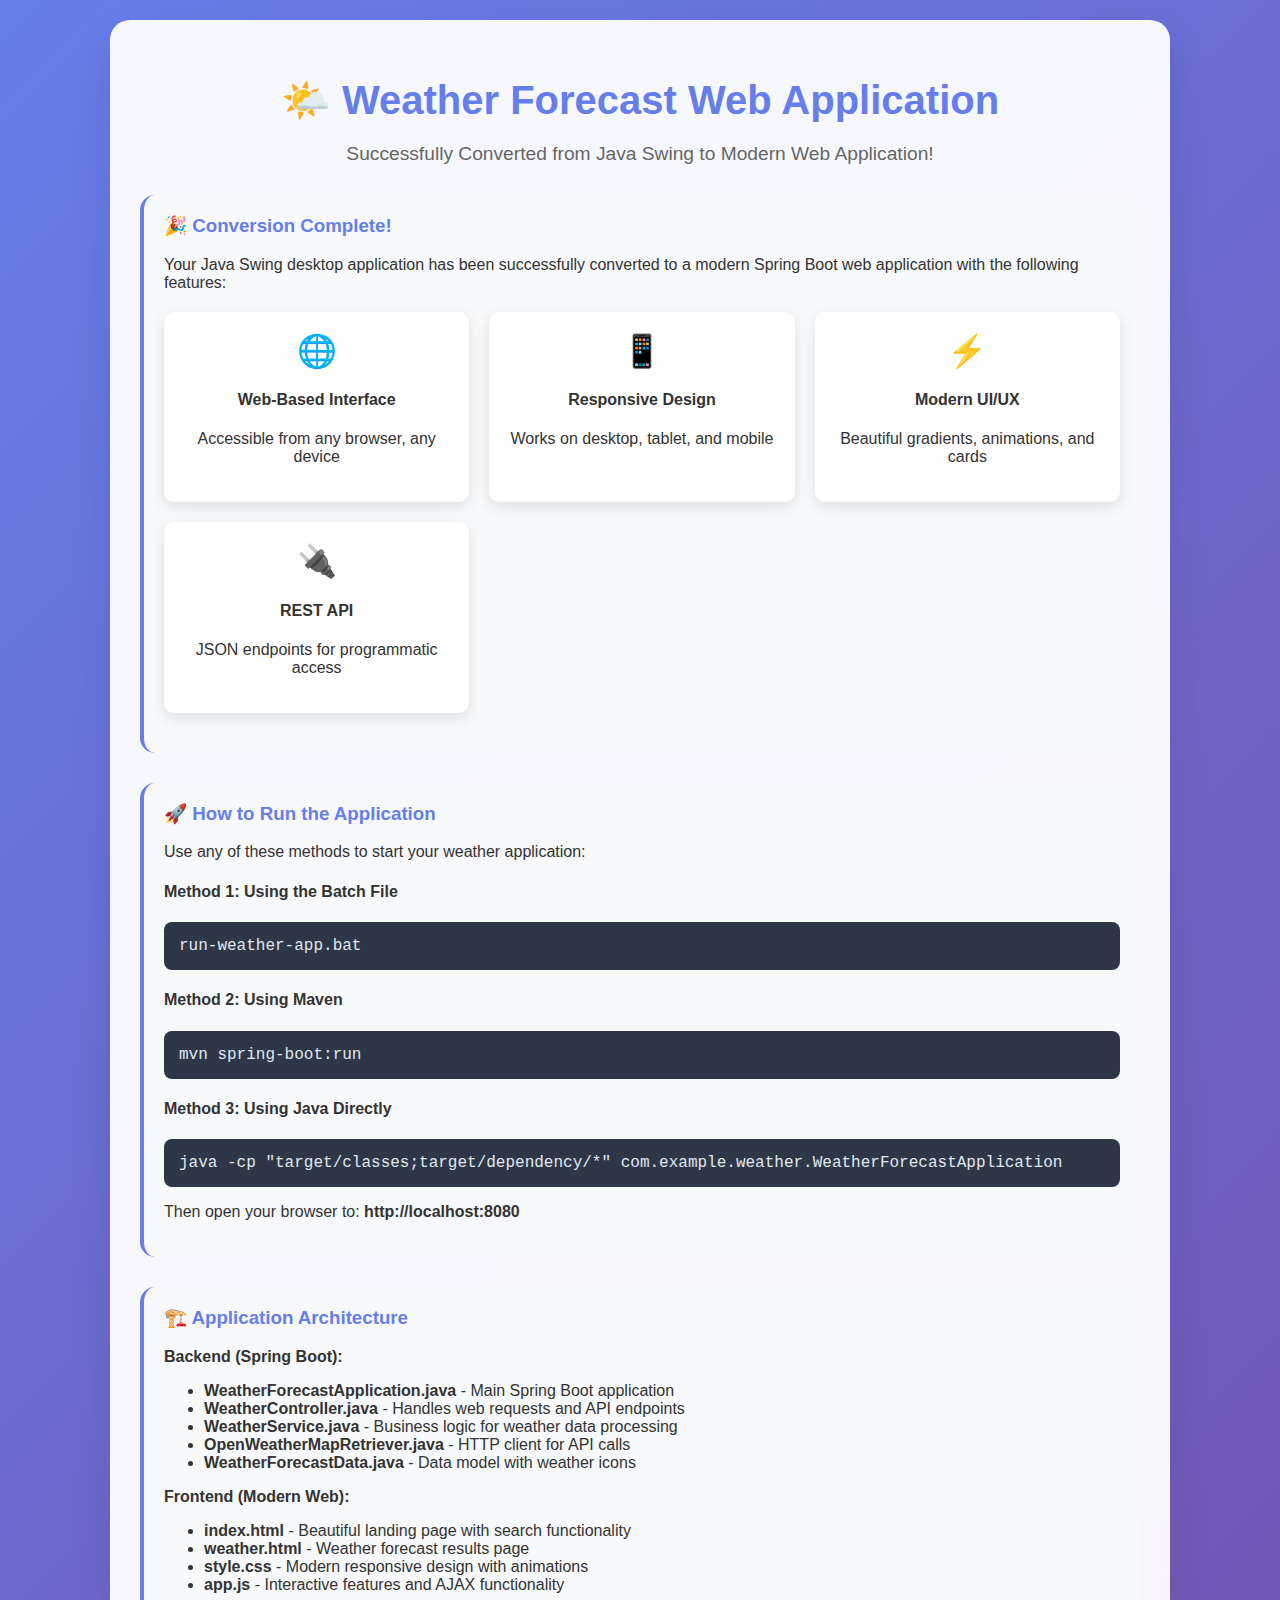
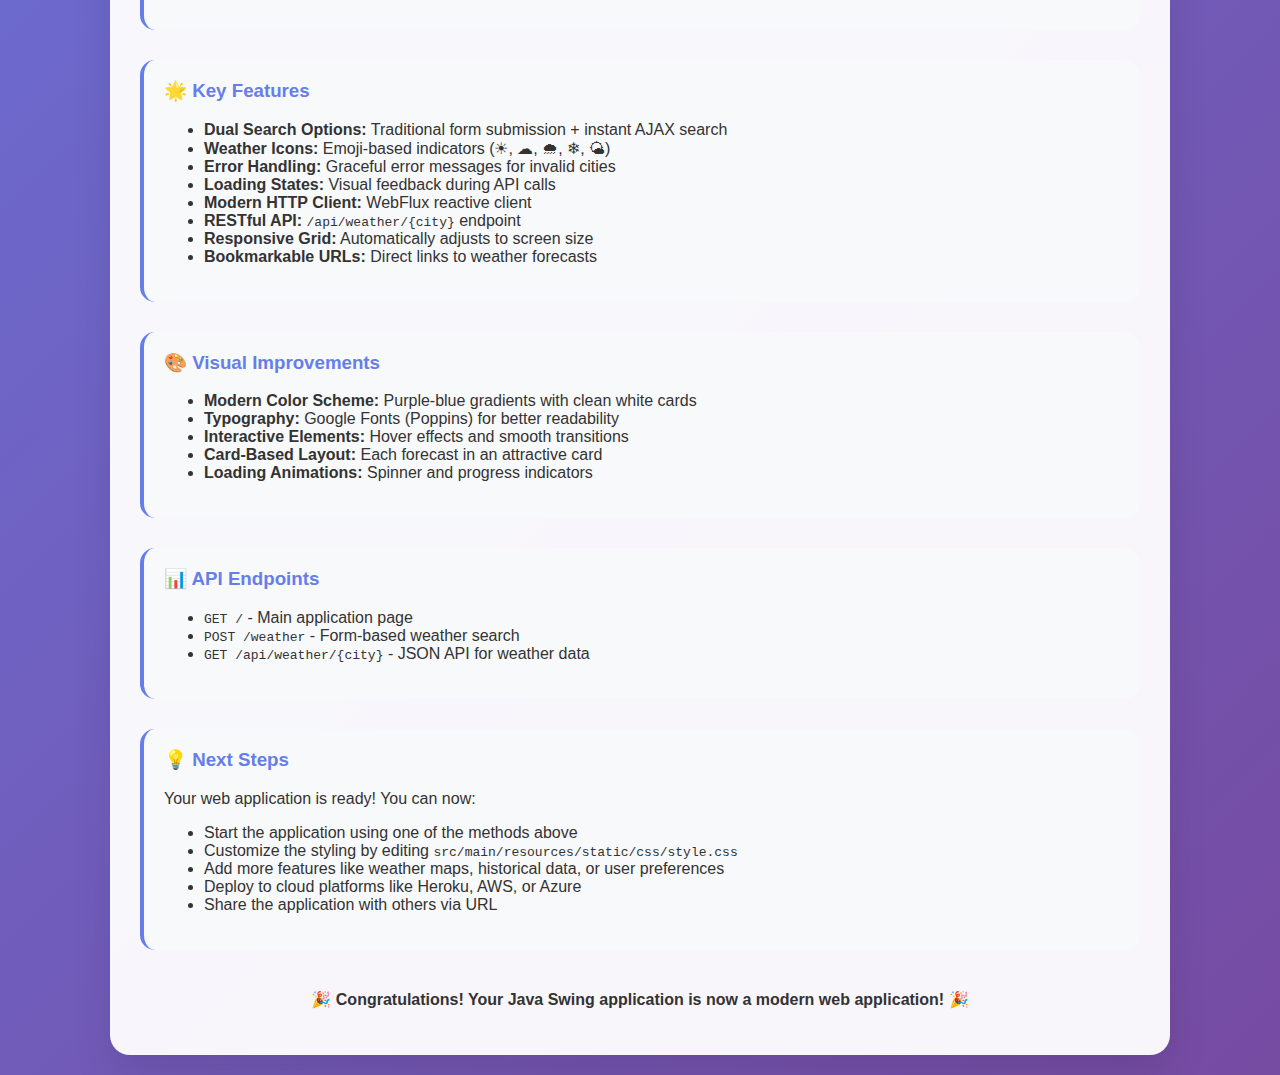
<file: demo.html>
<!DOCTYPE html>
<html lang="en">
<head>
    <meta charset="UTF-8">
    <meta name="viewport" content="width=device-width, initial-scale=1.0">
    <title>Weather Forecast Web Application - Demo</title>
    <style>
        body {
            font-family: 'Arial', sans-serif;
            background: linear-gradient(135deg, #667eea 0%, #764ba2 100%);
            margin: 0;
            padding: 20px;
            color: white;
        }
        .container {
            max-width: 1000px;
            margin: 0 auto;
            background: rgba(255,255,255,0.95);
            border-radius: 20px;
            padding: 30px;
            color: #333;
            box-shadow: 0 20px 40px rgba(0,0,0,0.1);
        }
        .header {
            text-align: center;
            margin-bottom: 30px;
        }
        .title {
            font-size: 2.5rem;
            color: #667eea;
            margin-bottom: 10px;
        }
        .subtitle {
            font-size: 1.2rem;
            color: #666;
        }
        .demo-section {
            margin: 30px 0;
            padding: 20px;
            background: #f8f9fa;
            border-radius: 15px;
            border-left: 4px solid #667eea;
        }
        .demo-section h3 {
            color: #667eea;
            margin-top: 0;
        }
        .feature-grid {
            display: grid;
            grid-template-columns: repeat(auto-fit, minmax(250px, 1fr));
            gap: 20px;
            margin: 20px 0;
        }
        .feature-card {
            background: white;
            padding: 20px;
            border-radius: 10px;
            box-shadow: 0 5px 15px rgba(0,0,0,0.1);
            text-align: center;
        }
        .feature-icon {
            font-size: 2rem;
            margin-bottom: 10px;
        }
        .code-block {
            background: #2d3748;
            color: #e2e8f0;
            padding: 15px;
            border-radius: 8px;
            font-family: 'Courier New', monospace;
            margin: 10px 0;
            overflow-x: auto;
        }
        .run-button {
            background: linear-gradient(135deg, #667eea 0%, #764ba2 100%);
            color: white;
            padding: 15px 30px;
            border: none;
            border-radius: 25px;
            font-size: 1.1rem;
            cursor: pointer;
            text-decoration: none;
            display: inline-block;
            margin: 10px;
            transition: transform 0.2s ease;
        }
        .run-button:hover {
            transform: translateY(-2px);
        }
        .screenshot {
            width: 100%;
            max-width: 600px;
            border-radius: 10px;
            box-shadow: 0 10px 30px rgba(0,0,0,0.2);
            margin: 20px 0;
        }
    </style>
</head>
<body>
    <div class="container">
        <div class="header">
            <h1 class="title">🌤️ Weather Forecast Web Application</h1>
            <p class="subtitle">Successfully Converted from Java Swing to Modern Web Application!</p>
        </div>

        <div class="demo-section">
            <h3>🎉 Conversion Complete!</h3>
            <p>Your Java Swing desktop application has been successfully converted to a modern Spring Boot web application with the following features:</p>
            
            <div class="feature-grid">
                <div class="feature-card">
                    <div class="feature-icon">🌐</div>
                    <h4>Web-Based Interface</h4>
                    <p>Accessible from any browser, any device</p>
                </div>
                <div class="feature-card">
                    <div class="feature-icon">📱</div>
                    <h4>Responsive Design</h4>
                    <p>Works on desktop, tablet, and mobile</p>
                </div>
                <div class="feature-card">
                    <div class="feature-icon">⚡</div>
                    <h4>Modern UI/UX</h4>
                    <p>Beautiful gradients, animations, and cards</p>
                </div>
                <div class="feature-card">
                    <div class="feature-icon">🔌</div>
                    <h4>REST API</h4>
                    <p>JSON endpoints for programmatic access</p>
                </div>
            </div>
        </div>

        <div class="demo-section">
            <h3>🚀 How to Run the Application</h3>
            <p>Use any of these methods to start your weather application:</p>
            
            <h4>Method 1: Using the Batch File</h4>
            <div class="code-block">run-weather-app.bat</div>
            
            <h4>Method 2: Using Maven</h4>
            <div class="code-block">mvn spring-boot:run</div>
            
            <h4>Method 3: Using Java Directly</h4>
            <div class="code-block">java -cp "target/classes;target/dependency/*" com.example.weather.WeatherForecastApplication</div>
            
            <p>Then open your browser to: <strong>http://localhost:8080</strong></p>
        </div>

        <div class="demo-section">
            <h3>🏗️ Application Architecture</h3>
            <p><strong>Backend (Spring Boot):</strong></p>
            <ul>
                <li><strong>WeatherForecastApplication.java</strong> - Main Spring Boot application</li>
                <li><strong>WeatherController.java</strong> - Handles web requests and API endpoints</li>
                <li><strong>WeatherService.java</strong> - Business logic for weather data processing</li>
                <li><strong>OpenWeatherMapRetriever.java</strong> - HTTP client for API calls</li>
                <li><strong>WeatherForecastData.java</strong> - Data model with weather icons</li>
            </ul>
            
            <p><strong>Frontend (Modern Web):</strong></p>
            <ul>
                <li><strong>index.html</strong> - Beautiful landing page with search functionality</li>
                <li><strong>weather.html</strong> - Weather forecast results page</li>
                <li><strong>style.css</strong> - Modern responsive design with animations</li>
                <li><strong>app.js</strong> - Interactive features and AJAX functionality</li>
            </ul>
        </div>

        <div class="demo-section">
            <h3>🌟 Key Features</h3>
            <ul>
                <li><strong>Dual Search Options:</strong> Traditional form submission + instant AJAX search</li>
                <li><strong>Weather Icons:</strong> Emoji-based indicators (☀, ☁, 🌧, ❄, 🌤)</li>
                <li><strong>Error Handling:</strong> Graceful error messages for invalid cities</li>
                <li><strong>Loading States:</strong> Visual feedback during API calls</li>
                <li><strong>Modern HTTP Client:</strong> WebFlux reactive client</li>
                <li><strong>RESTful API:</strong> <code>/api/weather/{city}</code> endpoint</li>
                <li><strong>Responsive Grid:</strong> Automatically adjusts to screen size</li>
                <li><strong>Bookmarkable URLs:</strong> Direct links to weather forecasts</li>
            </ul>
        </div>

        <div class="demo-section">
            <h3>🎨 Visual Improvements</h3>
            <ul>
                <li><strong>Modern Color Scheme:</strong> Purple-blue gradients with clean white cards</li>
                <li><strong>Typography:</strong> Google Fonts (Poppins) for better readability</li>
                <li><strong>Interactive Elements:</strong> Hover effects and smooth transitions</li>
                <li><strong>Card-Based Layout:</strong> Each forecast in an attractive card</li>
                <li><strong>Loading Animations:</strong> Spinner and progress indicators</li>
            </ul>
        </div>

        <div class="demo-section">
            <h3>📊 API Endpoints</h3>
            <ul>
                <li><code>GET /</code> - Main application page</li>
                <li><code>POST /weather</code> - Form-based weather search</li>
                <li><code>GET /api/weather/{city}</code> - JSON API for weather data</li>
            </ul>
        </div>

        <div class="demo-section">
            <h3>💡 Next Steps</h3>
            <p>Your web application is ready! You can now:</p>
            <ul>
                <li>Start the application using one of the methods above</li>
                <li>Customize the styling by editing <code>src/main/resources/static/css/style.css</code></li>
                <li>Add more features like weather maps, historical data, or user preferences</li>
                <li>Deploy to cloud platforms like Heroku, AWS, or Azure</li>
                <li>Share the application with others via URL</li>
            </ul>
        </div>

        <div style="text-align: center; margin-top: 40px;">
            <p><strong>🎉 Congratulations! Your Java Swing application is now a modern web application! 🎉</strong></p>
        </div>
    </div>
</body>
</html>
</file>
